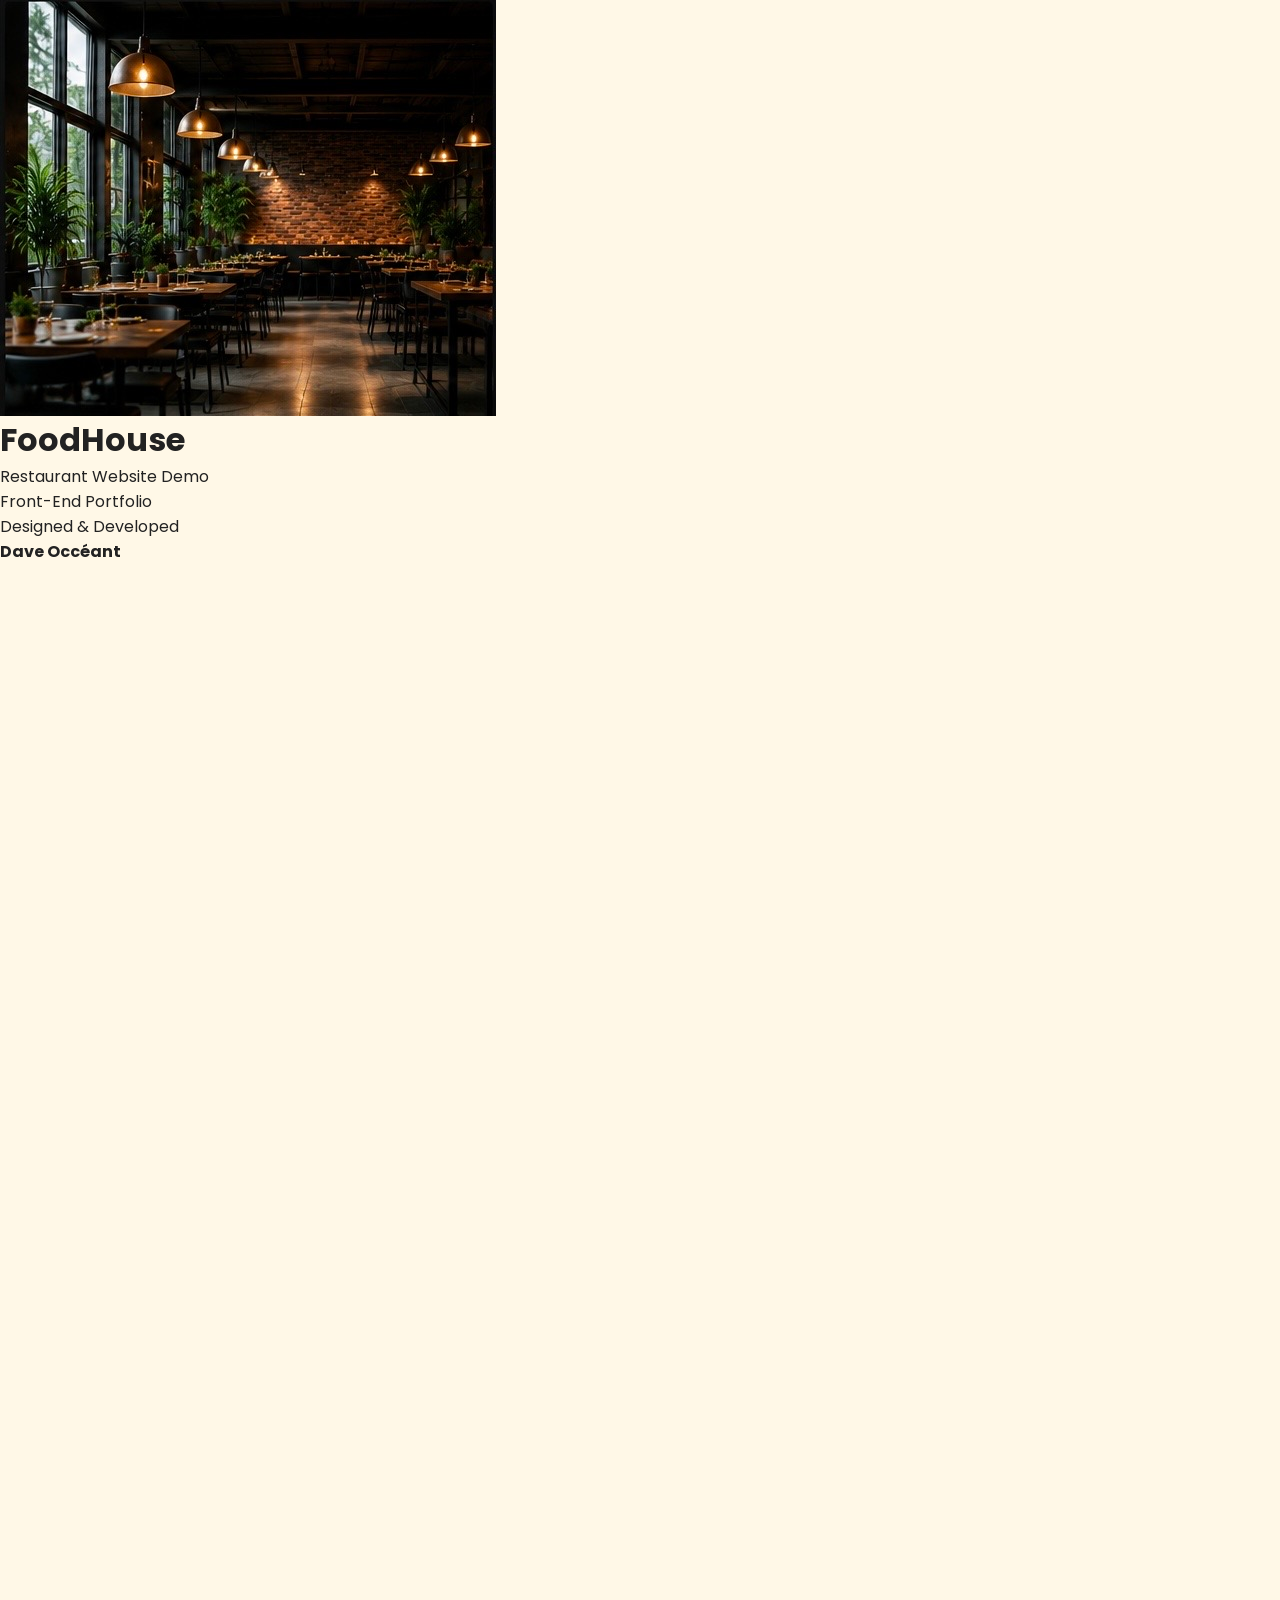
<file: restaurant/index.html>
<!DOCTYPE html>
<html lang="en">

<head>

<meta charset="UTF-8">

<meta name="viewport" content="width=device-width, initial-scale=1.0">

<title>FoodHouse | Restaurant UI Portfolio Project</title>

<meta name="description" content="FoodHouse is a fictional restaurant website created to showcase Front-End Development skills using HTML5, CSS3 and JavaScript.">

<meta name="keywords" content="Front-End Developer, HTML5, CSS3, JavaScript, Portfolio, Restaurant UI, Responsive Website, Dave Occéant">

<meta name="author" content="Dave Occéant">

<meta property="og:title" content="FoodHouse | Front-End Portfolio Project">

<meta property="og:description" content="A fictional restaurant website created to demonstrate responsive Front-End Development skills.">

<meta property="og:image" content="images/hero.png">

<meta property="og:type" content="website">

<link rel="icon" type="image/png" href="images/logo.png">
  
<link rel="stylesheet" href="style.css">

<link rel="preconnect" href="https://fonts.googleapis.com">

<link rel="preconnect" href="https://fonts.gstatic.com" crossorigin>

<link href="https://fonts.googleapis.com/css2?family=Poppins:wght@300;400;500;600;700;800&display=swap" rel="stylesheet">
  
<link rel="stylesheet"
href="https://cdnjs.cloudflare.com/ajax/libs/font-awesome/6.5.0/css/all.min.css">
  
<script>
if ("scrollRestoration" in history) {
history.scrollRestoration = "manual";
}
</script>
  
</head>

<body>

<!-- ========================= -->
<!-- LOADER -->
<!-- ========================= -->
<div id="loader">

    <div class="loader-content">

        <div class="loader-logo">
            <img src="images/logo.png" alt="FoodHouse Logo">
        </div>

        <h1 class="loader-title">
            FoodHouse
        </h1>

        <p class="loader-subtitle">
            Restaurant Website Demo
        </p>

        <span class="loader-small">
            Front-End Portfolio
        </span>

        <div class="loader-line">
            <span></span>
        </div>

        <p class="loader-credit">

            Designed & Developed

            <br>

            <strong>Dave Occéant</strong>

        </p>

    </div>

</div>
  
  <!-- ===== NAVBAR ===== -->
  <header>

    <nav class="navbar">

        <div class="logo">
            <a href="#">
                <img src="images/logo.png" alt="FoodHouse Logo" loading="lazy">
            </a>
        </div>

        <ul>
            <li><a href="#home">Home</a></li>
            <li><a href="#menu">Menu</a></li>
            <li><a href="#about">About</a></li>
            <li><a href="#contact">Contact</a></li>
        </ul>

        <div class="menu-toggle"
     aria-label="Open Menu"
     role="button"
     tabindex="0">
            <i class="fa-solid fa-bars"></i>
        </div>

        <a href="#menu" class="order-btn">
            Order Now
        </a>

    </nav>

    </header>

<main>

<!-- ===== HERO ===== -->
<section id="home" class="hero">

<div class="hero-text">

<div class="hero-badge">
⭐ Trusted by 5,000+ Happy Customers
</div>
  
<h4>

Welcome To FoodHouse

</h4>

<h1>

Delicious Food<br>
Delivered Fresh<br>
Every Day

</h1>

<p>

Experience premium meals prepared by professional chefs.
Fresh ingredients, fast delivery and unforgettable taste.

</p>

<div class="hero-buttons">

<a href="#menu" class="btn-primary">
Order Now
</a>

<a href="#about" class="btn-secondary">
Learn More
</a>

  <p class="demo-text">

This fictional restaurant website was designed and developed to demonstrate my HTML5, CSS3 and JavaScript skills.

</p>
  
</div>

</div>

<div class="hero-image">
  
<img src="images/hero.png" alt="FoodHouse Demo Restaurant" loading="lazy">
  
</div>
  
</section>
  
  <!-- ===== MENU ===== -->

<section class="menu" id="menu">

<h2>Popular Menu</h2>

<p class="menu-subtitle">

Our most loved dishes prepared with fresh ingredients.

</p>

<div class="menu-container">

<div class="food-card">

<div class="food-icon">🍔</div>

<h3>Classic Burger</h3>

<p>

Fresh beef, cheese, lettuce and our special sauce.

</p>

<span>$12</span>

<button class="card-btn">
Order Now
</button>

</div>

<div class="food-card">

<div class="food-icon">🍕</div>

<h3>Italian Pizza</h3>

<p>

Wood-fired pizza with mozzarella and tomato sauce.

</p>

<span>$16</span>

<button class="card-btn">
Order Now
</button>

</div>

<div class="food-card">

<div class="food-icon">🥩</div>

<h3>Premium Steak</h3>

<p>

Grilled steak served with fresh vegetables.

</p>

<span>$22</span>

  <button class="card-btn">
Order Now
</button>

</div>

</div>

</section>

<!-- ===== ABOUT ===== -->

<section class="about" id="about">

<div class="about-image">

<img src="images/chef.png" alt="Restaurant Demo Chef" loading="lazy">

</div>

<div class="about-text">

<h4>

About FoodHouse

</h4>

<h2>

We Cook With Passion & Quality

</h2>

<p>

At FoodHouse, every meal is prepared with fresh ingredients and passion.
Our professional chefs create delicious recipes that bring unforgettable moments to every customer.

</p>

<div class="about-info">

<div class="info-box">

<h3>10+</h3>

<p>Years Experience</p>

</div>

<div class="info-box">

<h3>5000+</h3>

<p>Happy Customers</p>

</div>

<div class="info-box">

<h3>50+</h3>

<p>Special Dishes</p>

</div>

</div>

<a href="#contact" class="btn-primary">

Contact Us

</a>

</div>

</section>


  <!-- ===== FEATURES ===== -->

<section class="features">

<h4>Why Choose Us</h4>

<h2>We Serve More Than Just Food</h2>

<p class="features-subtitle">

We offer quality, freshness and an unforgettable dining experience.

</p>

<div class="features-container">

<div class="feature-box">

<i class="fa-solid fa-bowl-food"></i>

<h3>Fresh Ingredients</h3>

<p>Every meal is prepared using fresh and high-quality ingredients.</p>

</div>

<div class="feature-box">

<i class="fa-solid fa-truck-fast"></i>

<h3>Fast Delivery</h3>

<p>Hot and delicious meals delivered quickly to your door.</p>

</div>

<div class="feature-box">

<i class="fa-solid fa-utensils"></i>

<h3>Expert Chefs</h3>

<p>Our experienced chefs prepare every meal with passion.</p>

</div>

</div>

</section>

<!-- =========================================
     PROJECT STATS
========================================= -->

<section class="stats">

<div class="stat-box">

<h2>100%</h2>

<p>Responsive Design</p>

</div>

<div class="stat-box">

<h2>HTML5</h2>

<p>Semantic Structure</p>

</div>

<div class="stat-box">

<h2>CSS3</h2>

<p>Modern Styling</p>

</div>

<div class="stat-box">

<h2>JavaScript</h2>

<p>Interactive Experience</p>

</div>

</section>
  
<!-- =========================================
     TESTIMONIALS
========================================= -->

<section class="reviews">

<h4>

Project Showcase

</h4>

<h2>

Designed To Demonstrate Front-End Skills

</h2>

<p class="reviews-subtitle">

The following cards illustrate the visual style of a testimonial section while keeping this portfolio project honest and transparent.

</p>

<div class="reviews-container">

<div class="review-card">

<div class="stars">⭐⭐⭐⭐⭐</div>

<p>

"This project demonstrates responsive layouts, modern typography and clean visual hierarchy."

</p>

<h3>

— UI Design Example

</h3>

</div>

<div class="review-card">

<div class="stars">⭐⭐⭐⭐⭐</div>

<p>

"Built with semantic HTML5, organized CSS3 and JavaScript to showcase modern Front-End practices."

</p>

<h3>

— Front-End Demo

</h3>

</div>

<div class="review-card">

<div class="stars">⭐⭐⭐⭐⭐</div>

<p>

"Created as a fictional restaurant website to highlight responsive design and user experience."

</p>

<h3>

— Portfolio Project

</h3>

</div>

</div>

</section>

  <!-- =========================================
     TECHNOLOGIES
========================================= -->

<section class="chefs">

<h4>

Technologies

</h4>

<h2>

Built With Modern Web Technologies

</h2>

<p class="chef-subtitle">

This project was developed using modern front-end technologies to create a responsive, clean and professional user experience.

</p>

<div class="chef-container">

<div class="chef-card">

<img src="images/html5.png"
alt="HTML5">

<h3>HTML5</h3>

<span>Semantic Structure</span>

</div>

<div class="chef-card">

<img src="images/css3.png"
alt="CSS3">

<h3>CSS3</h3>

<span>Responsive Styling</span>

</div>

<div class="chef-card">

<img src="images/javascript.png"
alt="JavaScript">

<h3>JavaScript</h3>

<span>Interactive Features</span>

</div>

</div>

</section>
  
<!-- =========================================
     CONTACT
========================================= -->

<section class="contact" id="contact">

<h4>

Get In Touch

</h4>

<h2>

Let's Build Something Great Together

</h2>

<p class="contact-subtitle">

Thank you for visiting my portfolio. If you're looking for a Front-End Developer or would like to discuss a project, feel free to contact me using any of the options below.

</p>

<div class="contact-container">

<div class="contact-card">

<i class="fa-solid fa-user"></i>

<h3>Developer</h3>

<p>Dave Occéant</p>

</div>

<div class="contact-card">

<i class="fa-solid fa-code"></i>

<h3>Profession</h3>

<p>Front-End Developer</p>

</div>

<div class="contact-card">

<i class="fa-solid fa-location-dot"></i>

<h3>Location</h3>

<p>Dominican Republic</p>

</div>

<div class="contact-card">

<i class="fa-solid fa-envelope"></i>

<h3>Email</h3>

<p>davecode03@gmail.com</p>

</div>

<div class="contact-card">

<i class="fa-brands fa-whatsapp"></i>

<h3>WhatsApp</h3>

<p>+1 (829) 312-6046</p>

</div>

<div class="contact-card">

<i class="fa-brands fa-github"></i>

<h3>GitHub</h3>

<p>Coming Soon</p>

</div>

</div>

<div class="hero-buttons">

<a
href="mailto:davecode03@gmail.com"
class="btn-primary">

Send Email

</a>

<a
href="https://wa.me/18293126046"
target="_blank"
class="btn-secondary">

WhatsApp Me

</a>

</div>

</section>

<!-- =========================================
     NEWSLETTER
========================================= -->

<section class="newsletter">

<h2>

Stay Connected

</h2>

<p>

Interested in my future projects and web designs?
Follow my journey as I continue improving my Front-End Development skills.

</p>

<form class="newsletter-form">

<input
type="email"
placeholder="Your email address"
disabled>

<button
type="button">

Portfolio Demo

</button>

</form>

<p class="demo-text">

This form is for demonstration purposes only.

</p>

</section>

<!-- =========================================
     CALL TO ACTION
========================================= -->

<section class="cta">

<h2>

Interested In Working Together?

</h2>

<p>

Thank you for taking the time to explore this portfolio project.

I'm continuously improving my Front-End Development skills and I'm always excited to work on new opportunities and creative web projects.

</p>

<div class="hero-buttons">

<a
href="mailto:davecode03@gmail.com"
class="btn-primary">

Hire Me

</a>

<a
href="https://wa.me/18293126046"
target="_blank"
class="btn-secondary">

Let's Talk

</a>

</div>

</section>

<!-- =========================================
     FOOTER
========================================= -->
</main>
  
<footer class="footer">

<div class="footer-container">

<!-- ABOUT -->

<div class="footer-box">

<h2>Dave Occéant</h2>

<p>

Front-End Developer passionate about building responsive, modern and user-friendly websites using HTML5, CSS3 and JavaScript.

</p>

</div>

<!-- QUICK LINKS -->

<div class="footer-box">

<h3>Quick Links</h3>

<a href="#home">Home</a>
<a href="#about">About</a>
<a href="#contact">Contact</a>

</div>

<!-- CONTACT -->

<div class="footer-box">

<h3>Contact</h3>

<p>

<i class="fa-solid fa-location-dot"></i>
Dominican Republic

</p>

<p>

<i class="fa-solid fa-envelope"></i>
davecode03@gmail.com

</p>

<p>

<i class="fa-brands fa-whatsapp"></i>
+1 (829) 312-6046

</p>

</div>

<!-- SOCIAL -->

<div class="footer-box">

<h3>Follow Me</h3>

<div class="social-icons">

    <a href="https://m.facebook.com/profile.php?id=61590760846646"
       target="_blank"
       rel="noopener noreferrer"
       aria-label="Facebook">

        <i class="fab fa-facebook-f"></i>

    </a>

    <a href="https://www.instagram.com/dave.frontend?igsh=cWZranhiODlvMWow&utm_source=qr"
       target="_blank"
       rel="noopener noreferrer"
       aria-label="Instagram">

        <i class="fab fa-instagram"></i>

    </a>

    <a href="https://www.tiktok.com/@davefront_end03"
       target="_blank"
       rel="noopener noreferrer"
       aria-label="TikTok">

        <i class="fab fa-tiktok"></i>

    </a>

    <a href="https://github.com/dave-code03"
       target="_blank"
       rel="noopener noreferrer"
       aria-label="GitHub">

        <i class="fab fa-github"></i>

    </a>

    <a href="https://www.linkedin.com/in/dave-occeant-40a382420"
       target="_blank"
       rel="noopener noreferrer"
       aria-label="LinkedIn">

        <i class="fab fa-linkedin-in"></i>

    </a>

</div>

</div>
  
<p class="demo-text">

FoodHouse is a fictional restaurant website created exclusively for portfolio demonstration purposes.

</p>

<p class="demo-text">
...
</p>

<p class="copyright">
...
</p>
  
<p class="copyright">

© 2026 Dave Occéant • Front-End Developer
<br>

Built with ❤️ using HTML5, CSS3 & JavaScript

</p>
  
</footer>
  
<a href="#" id="backToTop" class="backtotop">
    <i class="fa-solid fa-arrow-up"></i>
</a>

<script src="script.js"></script>

</body>
</html>
</file>
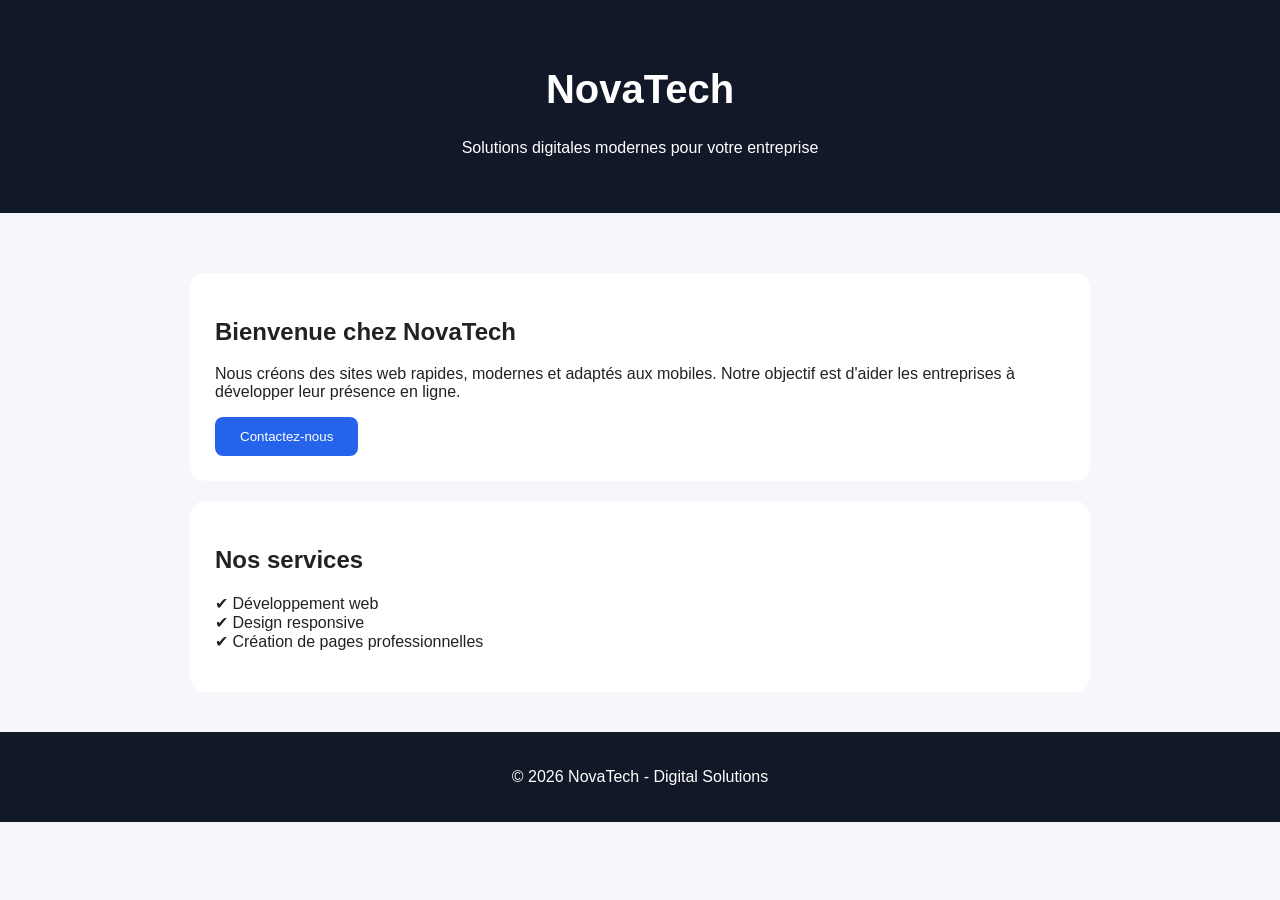
<file: novatech/novatech/index.html>
<!DOCTYPE html>
<html lang="en">
<head>
  <meta charset="UTF-8">
  <meta name="viewport" content="width=device-width, initial-scale=1.0">
  <title>NovaTech - Digital Solutions</title>
  <style>
    body {
      margin: 0;
      font-family: Arial, sans-serif;
      background: #f5f7fb;
      color: #222;
    }

    header {
      background: #111827;
      color: white;
      padding: 40px 20px;
      text-align: center;
    }

    header h1 {
      font-size: 40px;
    }

    section {
      padding: 40px 20px;
      max-width: 900px;
      margin: auto;
    }

    .card {
      background: white;
      padding: 25px;
      border-radius: 15px;
      margin-top: 20px;
    }

    button {
      background: #2563eb;
      color: white;
      border: none;
      padding: 12px 25px;
      border-radius: 8px;
      cursor: pointer;
    }

    footer {
      text-align: center;
      padding: 20px;
      background: #111827;
      color: white;
    }
  </style>
</head>

<body>

<header>
  <h1>NovaTech</h1>
  <p>Solutions digitales modernes pour votre entreprise</p>
</header>

<section>

<div class="card">
<h2>Bienvenue chez NovaTech</h2>
<p>
Nous créons des sites web rapides, modernes et adaptés aux mobiles.
Notre objectif est d'aider les entreprises à développer leur présence en ligne.
</p>

<button>Contactez-nous</button>
</div>


<div class="card">
<h2>Nos services</h2>
<p>
✔ Développement web<br>
✔ Design responsive<br>
✔ Création de pages professionnelles
</p>
</div>

</section>


<footer>
<p>© 2026 NovaTech - Digital Solutions</p>
</footer>

</body>
</html>
</file>
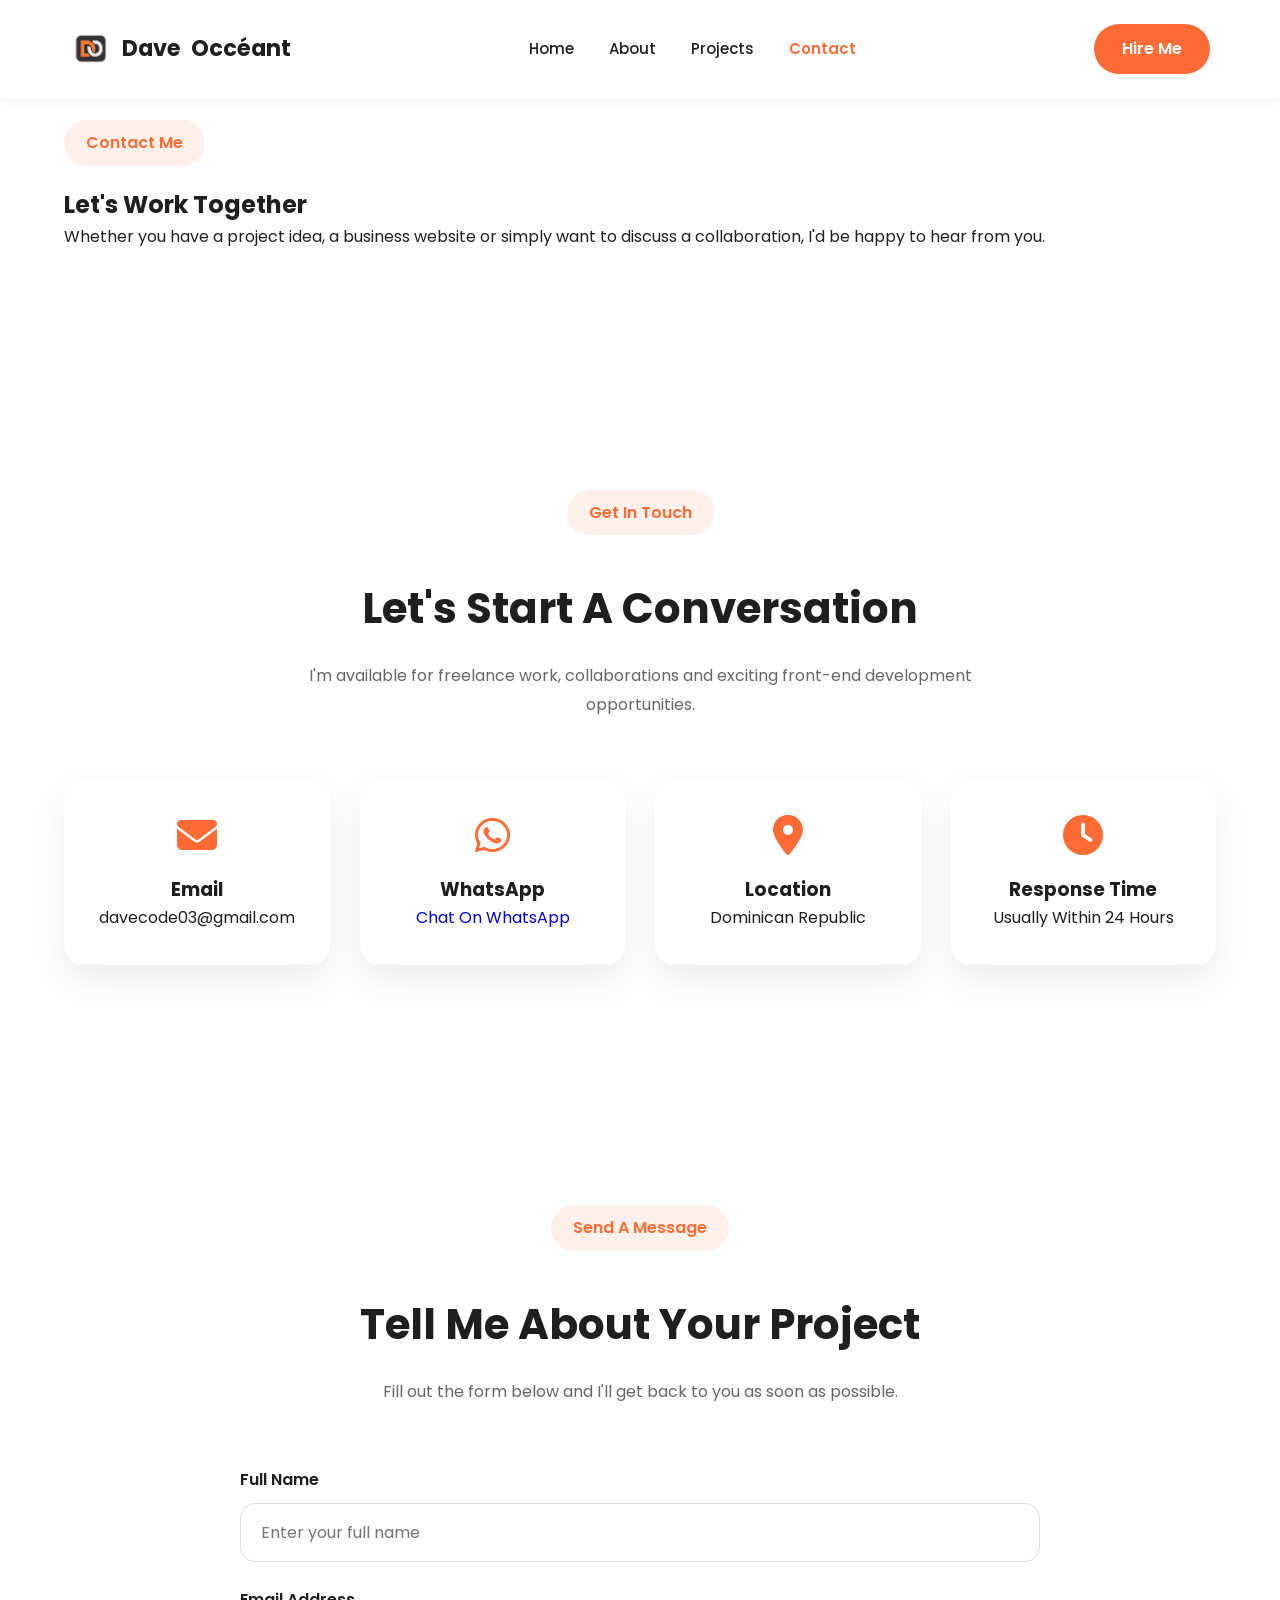
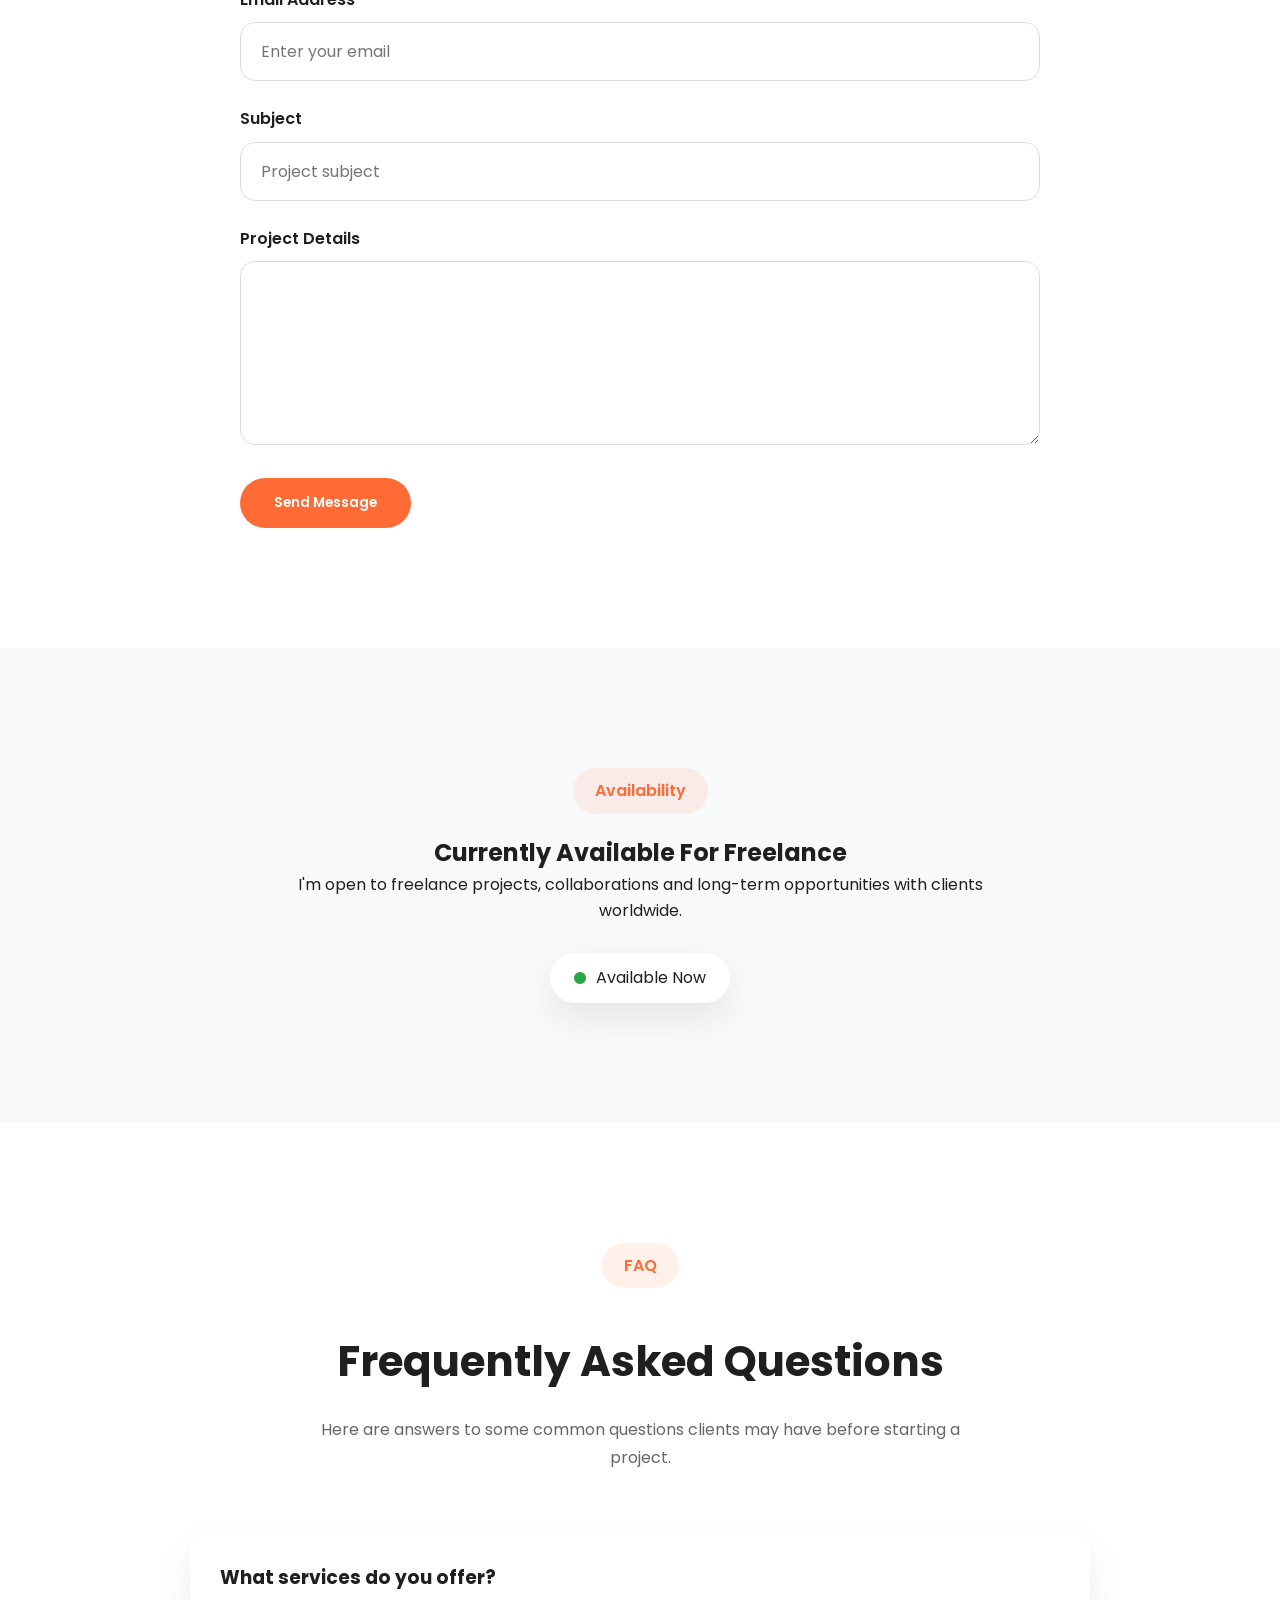
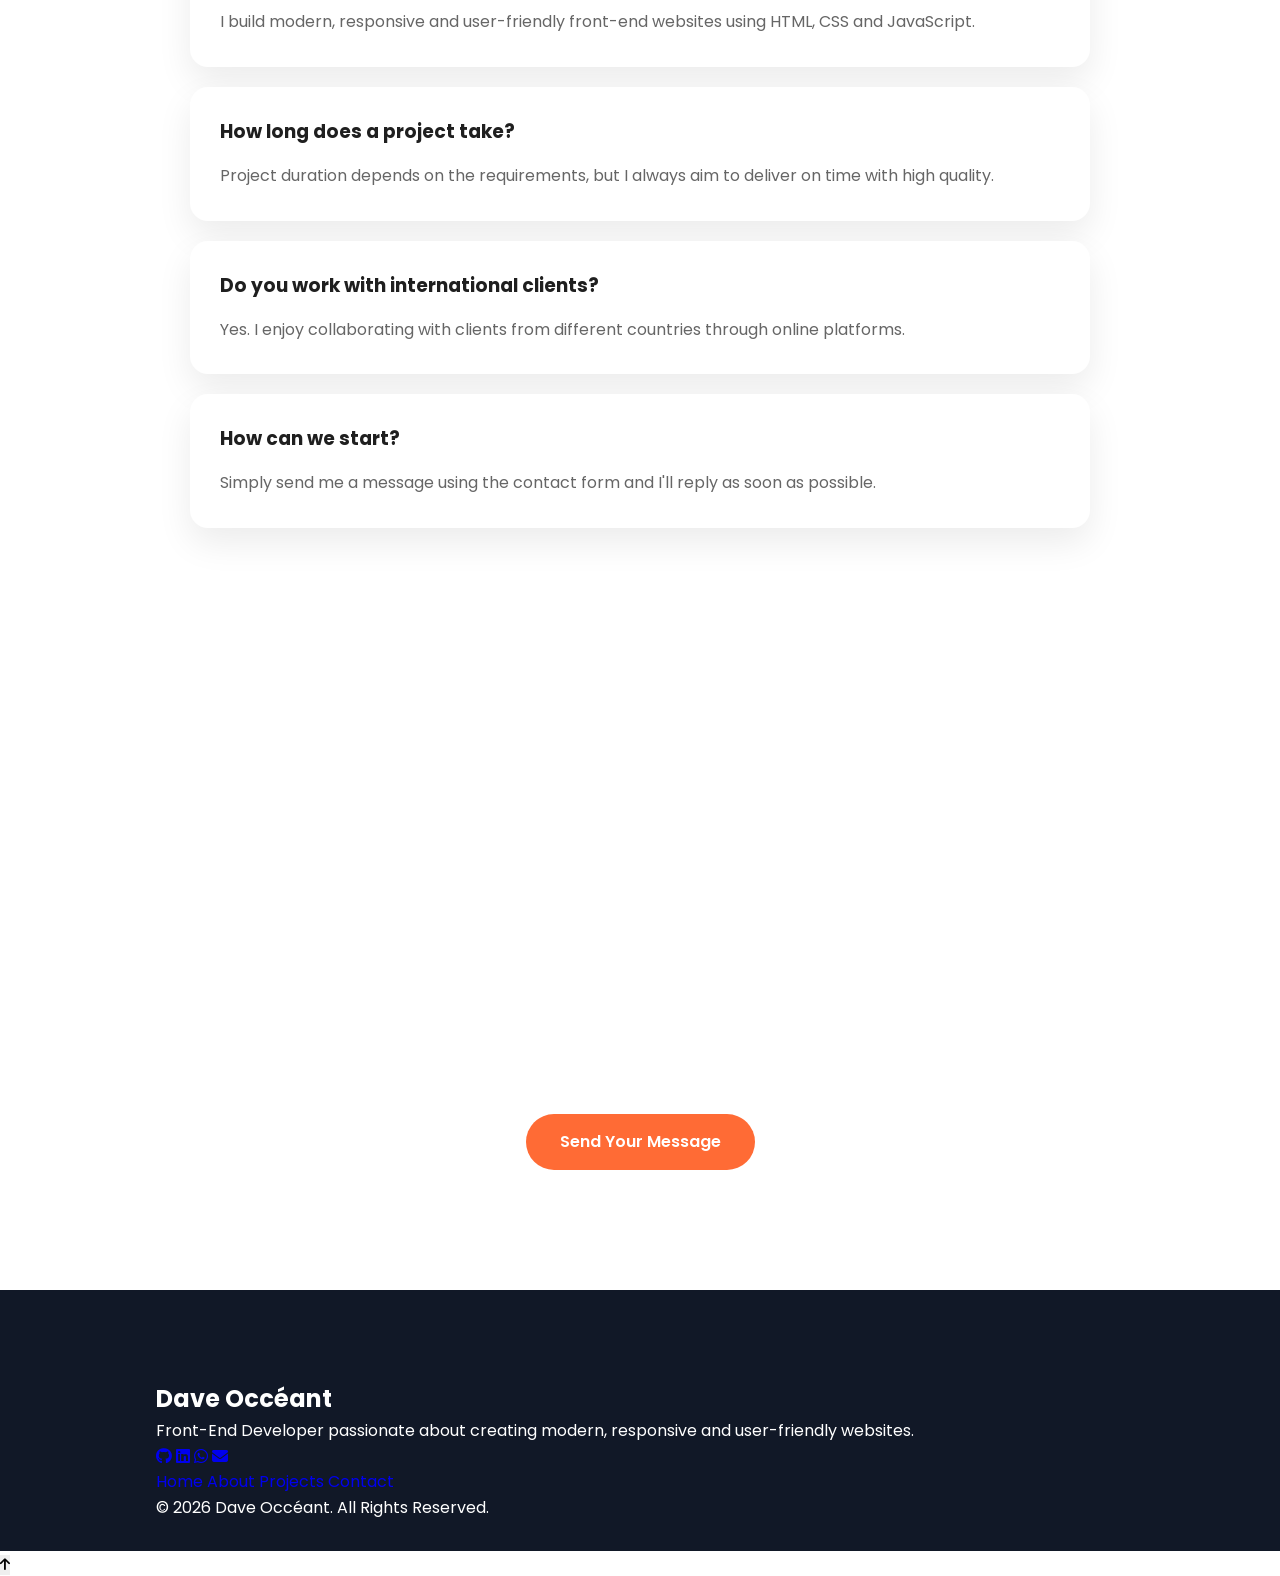
<file: contact.html>
<!DOCTYPE html>
<html lang="en">

<head>

    <meta charset="UTF-8">

    <meta
        name="viewport"
        content="width=device-width, initial-scale=1.0">

    <title>

        Contact | Dave Occéant

    </title>

    <meta
        name="description"
        content="Get in touch with Dave Occéant for modern front-end web development projects.">

    <link
        rel="icon"
        type="image/png"
        href="images/favicon.png">

    <link
        rel="preconnect"
        href="https://fonts.googleapis.com">

    <link
        rel="preconnect"
        href="https://fonts.gstatic.com"
        crossorigin>

    <link
        href="https://fonts.googleapis.com/css2?family=Poppins:wght@300;400;500;600;700;800&display=swap"
        rel="stylesheet">

    <link
        rel="stylesheet"
        href="https://cdnjs.cloudflare.com/ajax/libs/font-awesome/6.7.2/css/all.min.css">

    <link
        rel="stylesheet"
        href="css/style.css">

    <link
        rel="stylesheet"
        href="css/responsive.css">

    <link
        rel="stylesheet"
        href="css/animations.css">

</head>

<body>

  <!-- ==========================================
     HEADER
========================================== -->
<header>

    <nav class="navbar">

        <!-- Logo -->

        <a href="index.html" class="logo">

            <img
                src="images/logo.png"
                alt="Dave Occeant Logo"
                loading="lazy">

                    Dave
            <span>Occéant</span>
        </a>

        <!-- Navigation -->

        <nav class="navbar">

            <ul class="nav-links">

                <li>

                    <a href="index.html">

                        Home

                    </a>

                </li>

                <li>

                    <a href="about.html">

                        About

                    </a>

                </li>

                <li>

                    <a href="projects.html">

                        Projects

                    </a>

                </li>

                <li>

                    <a
                        href="contact.html"
                        class="active">

                        Contact

                    </a>

                </li>

            </ul>

        </nav>

        <a
            href="contact.html"
            class="nav-btn">

            Hire Me

        </a>

        <div class="menu-toggle">

    <i class="fa-solid fa-bars"></i>

</div>

  </nav>

</header>
  <!-- ==========================================
     CONTACT HERO
========================================== -->

<section class="contact-hero">

    <div class="container">

        <div class="contact-hero-content">

            <span class="section-tag">

                Contact Me

            </span>

            <h1>

                Let's Work Together

            </h1>

            <p>

                Whether you have a project idea,
                a business website or simply want
                to discuss a collaboration,
                I'd be happy to hear from you.

            </p>

        </div>

    </div>

</section>

<!-- ==========================================
     CONTACT INFORMATION
========================================== -->

<section class="contact-info">

    <div class="container">

        <div class="section-heading">

            <span class="section-tag">

                Get In Touch

            </span>

            <h2>

                Let's Start A Conversation

            </h2>

            <p>

                I'm available for freelance work,
                collaborations and exciting front-end
                development opportunities.

            </p>

        </div>

        <div class="contact-grid">

            <!-- Email -->

            <div class="contact-card">

                <i class="fa-solid fa-envelope"></i>

                <h3>

                    Email

                </h3>

                <p>

                    davecode03@gmail.com

                </p>

            </div>

            <!-- WhatsApp -->

            <div class="contact-card">

                <i class="fa-brands fa-whatsapp"></i>

                <h3>

                    WhatsApp

                </h3>

                <a
href="https://wa.me/18293126046"
target="_blank">

Chat On WhatsApp

</a>

            </div>

            <!-- Location -->

            <div class="contact-card">

                <i class="fa-solid fa-location-dot"></i>

                <h3>

                    Location

                </h3>

                <p>

                    Dominican Republic

                </p>

            </div>

            <!-- Response Time -->

            <div class="contact-card">

                <i class="fa-solid fa-clock"></i>

                <h3>

                    Response Time

                </h3>

                <p>

                    Usually Within 24 Hours

                </p>

            </div>

        </div>

    </div>

</section>

  <!-- ==========================================
     CONTACT FORM
========================================== -->

<section class="contact-form">

    <div class="container">

        <div class="section-heading">

            <span class="section-tag">

                Send A Message

            </span>

            <h2>

                Tell Me About Your Project

            </h2>

            <p>

                Fill out the form below and I'll get back
                to you as soon as possible.

            </p>

        </div>

        <form class="form">

            <div class="form-group">

                <label for="name" autocomplete="name">

                    Full Name

                </label>

                <input
                    type="text"
                    id="name"
                    placeholder="Enter your full name"
                    required>

            </div>

            <div class="form-group">

                <label for="email" autocomplete="email">

                    Email Address

                </label>

                <input
                    type="email"
                    id="email"
                    placeholder="Enter your email"
                    required>

            </div>

            <div class="form-group">

                <label for="subject">

                    Subject

                </label>

                <input
                    type="text"
                    id="subject"
                    placeholder="Project subject"
                    required>

            </div>

            <div class="form-group">

                <label for="message">

                    Project Details

                </label>

                <textarea
                    id="message"
                    rows="6"
                    placeholder="Tell me about your project..."
                    required>

                </textarea>

            </div>

            <button
                type="submit"
                class="btn btn-primary">

                Send Message

            </button>

        </form>

    </div>

</section>

    <!-- ==========================================
     AVAILABILITY
========================================== -->

<section class="availability">

    <div class="container">

        <div class="availability-content">

            <span class="section-tag">

                Availability

            </span>

            <h2>

                Currently Available For Freelance

            </h2>

            <p>

                I'm open to freelance projects,
                collaborations and long-term
                opportunities with clients
                worldwide.

            </p>

            <div class="availability-status">

                <i class="fa-solid fa-circle"></i>

                <span>

                    Available Now

                </span>

            </div>

        </div>

    </div>

</section>

    <!-- ==========================================
     FAQ
========================================== -->

<section class="faq">

    <div class="container">

        <div class="section-heading">

            <span class="section-tag">

                FAQ

            </span>

            <h2>

                Frequently Asked Questions

            </h2>

            <p>

                Here are answers to some common questions
                clients may have before starting a project.

            </p>

        </div>

        <div class="faq-container">

            <div class="faq-item">

                <h3>

                    What services do you offer?

                </h3>

                <p>

                    I build modern, responsive and
                    user-friendly front-end websites
                    using HTML, CSS and JavaScript.

                </p>

            </div>

            <div class="faq-item">

                <h3>

                    How long does a project take?

                </h3>

                <p>

                    Project duration depends on the
                    requirements, but I always aim to
                    deliver on time with high quality.

                </p>

            </div>

            <div class="faq-item">

                <h3>

                    Do you work with international clients?

                </h3>

                <p>

                    Yes. I enjoy collaborating with
                    clients from different countries
                    through online platforms.

                </p>

            </div>

            <div class="faq-item">

                <h3>

                    How can we start?

                </h3>

                <p>

                    Simply send me a message using the
                    contact form and I'll reply as soon
                    as possible.

                </p>

            </div>

        </div>

    </div>

</section>

    <!-- ==========================================
     CALL TO ACTION
========================================== -->

<section class="contact-cta">

    <div class="container">

        <div class="cta-content">

            <span class="section-tag">

                Ready To Work Together?

            </span>

            <h2>

                Let's Turn Your Idea Into Reality

            </h2>

            <p>

                Every successful project starts with
                a simple conversation.

                I'd love to hear your ideas and help
                bring them to life.

            </p>

            <a
                href="#name"
                class="btn btn-primary">

                Send Your Message

            </a>

        </div>

    </div>

</section>

    <!-- ==========================================
     FOOTER
========================================== -->

<footer class="footer">

    <div class="container">

        <div class="footer-content">

            <h2>

                Dave
                <span>Occéant</span>

            </h2>

            <p>

                Front-End Developer passionate about
                creating modern, responsive and
                user-friendly websites.

            </p>

            <div class="footer-social">

                <a href="#">
                    <i class="fa-brands fa-github"></i>
                </a>

                <a href="#">
                    <i class="fa-brands fa-linkedin"></i>
                </a>

                <a href="#">
                    <i class="fa-brands fa-whatsapp"></i>
                </a>

                <a href="#">
                    <i class="fa-solid fa-envelope"></i>
                </a>

            </div>

            <div class="footer-links">

                <a href="index.html">

                    Home

                </a>

                <a href="about.html">

                    About

                </a>

                <a href="projects.html">

                    Projects

                </a>

                <a href="contact.html">

                    Contact

                </a>

            </div>

            <p class="copyright">

                © 2026 Dave Occéant.
                All Rights Reserved.

            </p>

        </div>

    </div>

</footer>

    <button
id="backToTop"
class="back-to-top"
aria-label="Back To Top">

    <i class="fa-solid fa-arrow-up"></i>

</button>

   <!-- JAVASCRIPT -->

<script src="js/navbar.js"></script>

<script src="js/main.js"></script> 

</body>

</html>
</file>
<file: restaurant/style.css>
/* =========================================
   ROOT VARIABLES
========================================= */

:root{

    --primary:#ff6b35;
    --secondary:#e85b25;

    --white:#ffffff;
    --light:#FFF8E7;

    --dark:#222222;
    --gray:#666666;

    --shadow:0 15px 35px rgba(0,0,0,.08);

    --transition:.35s ease;

}


/* =========================================
   RESET
========================================= */

*,
*::before,
*::after{

    margin:0;
    padding:0;
    box-sizing:border-box;

}

html{

    scroll-behavior:smooth;

}

body{

    font-family:"Poppins",sans-serif;

    background:var(--light);

    color:var(--dark);

    overflow-x:hidden;

    min-height:100vh;

    transition:
        background .5s ease,
        color .5s ease;

}

img{

    display:block;

    max-width:100%;

    height:auto;

}

a{

    text-decoration:none;

    color:inherit;

}

button,
input{

    font:inherit;

}

button{

    border:none;

    outline:none;

    cursor:pointer;

}

ul{

    list-style:none;

}


/* =========================================
   PAGE FADE
========================================= */

header,
main,
footer{

    opacity:0;

    transition:opacity .8s ease;

}

body.loaded header,
body.loaded main,
body.loaded footer{

    opacity:1;

}
/* =========================================
   HEADER & NAVBAR
========================================= */

header{

    position:fixed;
    top:0;
    left:0;

    width:100%;

    z-index:1000;

}

.navbar{

    display:flex;
    justify-content:space-between;
    align-items:center;

    padding:18px 8%;

    background:rgba(255,248,231,.96);

    backdrop-filter:blur(12px);

    box-shadow:0 6px 20px rgba(0,0,0,.08);

    transition:.4s ease;

}

.navbar.hide{

    transform:translateY(-110%);

}

.logo img{

    width:145px;

    transition:.3s ease;

}

.logo img:hover{

    transform:scale(1.05);

}

nav ul{

    display:flex;

    gap:35px;

    align-items:center;

}

nav ul li a{

    position:relative;

    font-size:16px;

    font-weight:600;

    color:var(--dark);

    transition:.3s;

}

nav ul li a:hover{

    color:var(--primary);

}

nav ul li a::after{

    content:"";

    position:absolute;

    left:0;

    bottom:-6px;

    width:0;

    height:3px;

    background:var(--primary);

    border-radius:30px;

    transition:.3s;

}

nav ul li a:hover::after,
nav ul li a.active::after{

    width:100%;

}

nav ul li a.active{

    color:var(--primary);

}

.order-btn{

    padding:14px 30px;

    border-radius:50px;

    background:var(--primary);

    color:#fff;

    font-weight:600;

    transition:.3s;

}

.order-btn:hover{

    background:var(--secondary);

    transform:translateY(-3px);

}

.menu-toggle{

    display:none;

    font-size:30px;

    cursor:pointer;

}
/* =========================================
   HERO
========================================= */

.hero{

    min-height:100vh;

    display:grid;
    grid-template-columns:1fr 1fr;

    align-items:center;

    gap:70px;

    padding:120px 8% 80px;

    background:linear-gradient(
        135deg,
        #FFF8E7 0%,
        #FFF2E2 100%
    );

}

.hero-text{

    opacity:0;

    transform:translateY(60px);

    transition:1s ease;

}

.hero-image{

    display:flex;

    justify-content:center;

    opacity:0;

    transform:scale(.9);

    transition:1.2s ease;

}

body.loaded .hero-text{

    opacity:1;

    transform:translateY(0);

}

body.loaded .hero-image{

    opacity:1;

    transform:scale(1);

}

.hero-image img{

    width:100%;

    max-width:560px;

    filter:drop-shadow(0 20px 35px rgba(0,0,0,.15));

    transition:.35s;

}

.hero-image img:hover{

    transform:scale(1.05);

}

.hero-buttons{

    display:flex;

    gap:20px;

    flex-wrap:wrap;

    margin-top:35px;

}
/* =========================================
   MENU
========================================= */

.menu{

    padding:110px 8%;
    background:#ffffff;
    text-align:center;

}

.menu h2{

    font-size:52px;
    color:var(--dark);
    margin-bottom:15px;

}

.menu-subtitle{

    max-width:650px;
    margin:0 auto 70px;
    color:var(--gray);
    font-size:18px;
    line-height:1.8;

}

.menu-container{

    display:grid;
    grid-template-columns:repeat(auto-fit,minmax(300px,1fr));
    gap:35px;

}

.food-card{

    background:#ffffff;
    padding:40px 30px;
    border-radius:25px;
    text-align:center;
    box-shadow:var(--shadow);
    transition:var(--transition);

}

.food-card:hover{

    transform:translateY(-12px);
    box-shadow:0 25px 55px rgba(255,107,53,.18);

}

.food-icon{

    font-size:75px;
    margin-bottom:25px;

}

.food-card h3{

    font-size:28px;
    color:var(--dark);
    margin-bottom:15px;

}

.food-card p{

    color:var(--gray);
    line-height:1.8;
    margin-bottom:25px;

}

.food-card span{

    display:block;
    font-size:30px;
    font-weight:700;
    color:var(--primary);
    margin-bottom:25px;

}

.card-btn{

    padding:14px 34px;
    background:var(--primary);
    color:#ffffff;
    border-radius:50px;
    transition:var(--transition);

}

.card-btn:hover{

    background:var(--secondary);

}
/* =========================================
   ABOUT
========================================= */

.about{

    display:grid;
    grid-template-columns:1fr 1fr;

    align-items:center;

    gap:70px;

    padding:110px 8%;

    background:#ffffff;

}

.about-image{

    display:flex;
    justify-content:center;
    align-items:center;

}

.about-image img{

    width:100%;
    max-width:520px;

    border-radius:25px;

    box-shadow:var(--shadow);

    transition:var(--transition);

}

.about-image img:hover{

    transform:scale(1.03);

}

.about-text h4{

    color:var(--primary);

    font-size:20px;

    margin-bottom:15px;

}

.about-text h2{

    font-size:52px;

    line-height:1.2;

    color:var(--dark);

    margin-bottom:25px;

}

.about-text p{

    color:var(--gray);

    font-size:18px;

    line-height:1.9;

    margin-bottom:35px;

}

.about-info{

    display:grid;

    grid-template-columns:repeat(3,1fr);

    gap:20px;

    margin-bottom:40px;

}

.info-box{

    background:var(--light);

    padding:25px;

    border-radius:18px;

    text-align:center;

    box-shadow:var(--shadow);

    transition:var(--transition);

}

.info-box:hover{

    transform:translateY(-8px);

}

.info-box h3{

    color:var(--primary);

    font-size:34px;

    margin-bottom:10px;

}

.info-box p{

    margin:0;

    font-size:15px;

    color:var(--gray);

}
/* =========================================
   FEATURES
========================================= */

.features{

    padding:110px 8%;
    background:var(--light);
    text-align:center;

}

.features h4{

    color:var(--primary);
    font-size:20px;
    margin-bottom:15px;

}

.features h2{

    font-size:52px;
    color:var(--dark);
    margin-bottom:20px;

}

.features-subtitle{

    max-width:700px;
    margin:0 auto 70px;
    color:var(--gray);
    font-size:18px;
    line-height:1.8;

}

.features-container{

    display:grid;
    grid-template-columns:repeat(auto-fit,minmax(280px,1fr));
    gap:35px;

}

.feature-box{

    background:#fff;
    padding:45px 35px;
    border-radius:25px;
    box-shadow:var(--shadow);
    transition:var(--transition);

}

.feature-box:hover{

    transform:translateY(-10px);

}

.feature-box i{

    width:90px;
    height:90px;

    margin:0 auto 25px;

    display:flex;
    justify-content:center;
    align-items:center;

    border-radius:50%;

    background:var(--primary);
    color:#fff;

    font-size:34px;

}

.feature-box h3{

    margin-bottom:15px;
    color:var(--dark);

}

.feature-box p{

    color:var(--gray);
    line-height:1.8;

}


/* =========================================
   STATS
========================================= */

.stats{

    display:grid;
    grid-template-columns:repeat(auto-fit,minmax(220px,1fr));

    gap:30px;

    padding:90px 8%;

    background:#ffffff;

}

.stat-box{

    background:var(--light);

    padding:40px 25px;

    text-align:center;

    border-radius:22px;

    box-shadow:var(--shadow);

    transition:var(--transition);

}

.stat-box:hover{

    transform:translateY(-8px);

}

.stat-box h2{

    color:var(--primary);

    font-size:52px;

    margin-bottom:12px;

}

.stat-box p{

    color:var(--gray);

}


/* =========================================
   REVIEWS
========================================= */

.reviews{

    padding:110px 8%;

    background:#ffffff;

    text-align:center;

}

.reviews h4{

    color:var(--primary);

    font-size:20px;

    margin-bottom:15px;

}

.reviews h2{

    font-size:52px;

    color:var(--dark);

    margin-bottom:20px;

}

.reviews-subtitle{

    max-width:700px;

    margin:0 auto 70px;

    color:var(--gray);

    line-height:1.8;

}

.reviews-container{

    display:grid;

    grid-template-columns:repeat(auto-fit,minmax(320px,1fr));

    gap:35px;

}

.review-card{

    background:#fff;

    padding:40px 35px;

    border-radius:25px;

    box-shadow:var(--shadow);

    transition:var(--transition);

    text-align:left;

}

.review-card:hover{

    transform:translateY(-10px);

}

.review-card p{

    color:var(--gray);

    line-height:1.9;

    margin-bottom:25px;

    font-style:italic;

}

.review-card h3{

    color:var(--dark);

}
/* =========================================
   TECHNOLOGIES
========================================= */

.chefs{

    padding:110px 8%;
    background:var(--light);
    text-align:center;

}

.chefs h4{

    color:var(--primary);
    font-size:20px;
    margin-bottom:15px;

}

.chefs h2{

    font-size:52px;
    margin-bottom:20px;

}

.chef-subtitle{

    max-width:700px;
    margin:0 auto 70px;
    color:var(--gray);
    line-height:1.8;

}

.chef-container{

    display:grid;
    grid-template-columns:repeat(auto-fit,minmax(280px,1fr));
    gap:35px;

}

.chef-card{

    background:#fff;
    padding:40px 30px;
    border-radius:25px;
    text-align:center;
    box-shadow:var(--shadow);
    transition:var(--transition);

}

.chef-card:hover{

    transform:translateY(-10px);

}

.chef-card img{

    width:150px;
    height:150px;
    object-fit:contain;
    margin:auto auto 25px;

}

.chef-card h3{

    margin-bottom:10px;

}

.chef-card span{

    color:var(--primary);
    font-weight:600;

}

/* =========================================
   CONTACT
========================================= */

.contact{

    padding:110px 8%;
    text-align:center;
    background:#fff;

}

.contact-container{

    display:grid;
    grid-template-columns:repeat(auto-fit,minmax(250px,1fr));
    gap:30px;
    margin:60px 0;

}

.contact-card{

    background:var(--light);
    padding:35px;
    border-radius:20px;
    box-shadow:var(--shadow);
    transition:var(--transition);

}

.contact-card:hover{

    transform:translateY(-8px);

}

.contact-card i{

    font-size:42px;
    color:var(--primary);
    margin-bottom:18px;

}

/* =========================================
   NEWSLETTER
========================================= */

.newsletter{

    padding:100px 8%;
    background:linear-gradient(135deg,#ff6b35,#ff914d);
    text-align:center;
    color:#fff;

}

.newsletter-form{

    display:flex;
    justify-content:center;
    gap:18px;
    flex-wrap:wrap;
    margin-top:40px;

}

.newsletter-form input{

    width:420px;
    max-width:100%;
    padding:18px;
    border:none;
    border-radius:12px;

}

.newsletter-form button{

    padding:18px 35px;
    border:none;
    border-radius:12px;
    background:#222;
    color:#fff;
    cursor:pointer;

}

/* =========================================
   CTA
========================================= */

.cta{

    padding:110px 8%;
    background:linear-gradient(135deg,#ff6b35,#ff914d);
    text-align:center;
    color:#fff;

}

.cta h2{

    font-size:52px;
    margin-bottom:25px;

}

.cta p{

    max-width:720px;
    margin:auto auto 40px;
    line-height:1.9;

}

/* =========================================
   FOOTER
========================================= */

.footer{

    background:#1b1b1b;
    color:#fff;
    padding:80px 8% 35px;

}

.footer-container{

    display:grid;
    grid-template-columns:repeat(auto-fit,minmax(230px,1fr));
    gap:45px;
    margin-bottom:40px;

}

.footer-box h2,
.footer-box h3{

    color:var(--primary);
    margin-bottom:18px;

}

.footer-box p,
.footer-box a{

    color:#ccc;
    line-height:1.9;

}

.footer-box a{

    display:block;
    margin-bottom:10px;
    transition:.3s;

}

.footer-box a:hover{

    color:var(--primary);

}

.social-icons{

    display:flex;
    gap:15px;
    margin-top:18px;

}

.social-icons a{

    width:48px;
    height:48px;

    display:flex;
    justify-content:center;
    align-items:center;

    border-radius:50%;

    background:#2d2d2d;

    color:#fff;

    transition:.3s;

}

.social-icons a:hover{

    background:var(--primary);

}

.demo-text,
.copyright{

    text-align:center;
    margin-top:20px;
    color:#999;

}
/* =========================================
   BACK TO TOP
========================================= */

.backtotop{
    position:fixed;
    right:25px;
    bottom:25px;

    width:55px;
    height:55px;

    display:flex;
    justify-content:center;
    align-items:center;

    background:var(--primary);
    color:#fff;

    border-radius:50%;
    border:3px solid #fff;

    font-size:22px;

    box-shadow:0 10px 25px rgba(0,0,0,.25);

    opacity:0;
    visibility:hidden;

    transition:.35s;

    z-index:999;
}

.backtotop.show{
    opacity:1;
    visibility:visible;
}

.backtotop:hover{
    transform:translateY(-6px);
    background:var(--secondary);
}
/* =========================================
   ANIMATIONS
========================================= */

@keyframes fadeUp{

    from{
        opacity:0;
        transform:translateY(50px);
    }

    to{
        opacity:1;
        transform:translateY(0);
    }

}

@keyframes loaderIntro{

    0%{
        transform:scale(.5);
        opacity:0;
    }

    25%{
        opacity:1;
    }

    70%{
        transform:scale(1);
    }

    100%{
        transform:scale(18);
        opacity:0;
    }

}

@keyframes pulseGlow{

    0%,100%{
        transform:scale(.9);
        opacity:.5;
    }

    50%{
        transform:scale(1.15);
        opacity:1;
    }

}

@keyframes lineGrow{

    from{
        width:0;
    }

    to{
        width:180px;
    }

}

@keyframes creditFade{

    from{
        opacity:0;
        transform:translateY(20px);
    }

    to{
        opacity:1;
        transform:translateY(0);
    }

}
/* =========================================
   RESPONSIVE
========================================= */

@media(max-width:992px){

.hero{

grid-template-columns:1fr;
text-align:center;

}

.about{

grid-template-columns:1fr;

}

.hero-buttons{

justify-content:center;

}

.about-image{

order:-1;

}

}

@media(max-width:768px){

.navbar{

padding:15px 6%;

}

.menu-toggle{

display:block;

font-size:30px;

cursor:pointer;

}

nav ul{

position:absolute;

top:100%;
left:0;

width:100%;

background:#fff;

display:flex;
flex-direction:column;

max-height:0;

overflow:hidden;

transition:.4s;

box-shadow:0 15px 25px rgba(0,0,0,.08);

}

nav ul.active{

max-height:400px;

padding:20px 0;

}

.order-btn{

display:none;

}

.hero{

padding:140px 6% 70px;

}

.hero h1{

font-size:42px;

}

.hero p{

font-size:17px;

}

.hero-image img{

max-width:380px;

}

.menu-container,
.features-container,
.reviews-container,
.chef-container,
.contact-container,
.footer-container{

grid-template-columns:1fr;

}

.about-info{

grid-template-columns:1fr;

}

.stats{

grid-template-columns:repeat(2,1fr);

}

.newsletter-form{

flex-direction:column;

}

.newsletter-form input{

width:100%;

}

.footer{

text-align:center;

}

.social-icons{

justify-content:center;

}

}

@media(max-width:480px){

.hero h1{

font-size:34px;

}

.hero h4{

font-size:18px;

}

.hero p{

font-size:16px;

}

.btn-primary,
.btn-secondary{

width:100%;

}

.stats{

grid-template-columns:1fr;

}

.loader-title{

font-size:34px;

}

.loader-subtitle{

font-size:16px;

letter-spacing:2px;

}

}
</file>
<file: css/style.css>
/* ==========================================
   GOOGLE FONTS
========================================== */

/* Loaded from HTML */

/* ==========================================
   ROOT VARIABLES
========================================== */

:root{
    --primary:#ff6b35;

    --secondary:#ff8f50;

    --dark:#1f1f1f;

    --light:#ffffff;

    --gray:#666666;

    --bg:#f8f9fb;

    --shadow:0 15px 35px rgba(0,0,0,.08);

    --transition:.35s ease;

   --radius:25px;

--container:1200px;

--section-padding:120px;

--text-light:#8b8b8b;

--border:#ececec;

}

/* ==========================================
   RESET
========================================== */

*{

    margin:0;

    padding:0;

    box-sizing:border-box;

}

/* ==========================================
   BASE
========================================== */

html{

    scroll-behavior:smooth;

}

body{

    font-family:"Poppins",sans-serif;

    background:var(--light);

    color:var(--dark);

    overflow-x:hidden;

   line-height:1.6;

   font-size:16px;

}

.container{

    width:min(1200px,90%);

    margin:auto;

}

img{

    max-width:100%;

    display:block;

}

a{

    text-decoration:none;

}

button{

    font-family:inherit;

    border:none;

    cursor:pointer;

}

ul{

    list-style:none;

}

/* ==========================================
   CONTAINER
========================================== */

.container{

    width:90%;

    max-width:1200px;

    margin:0 auto;

}
/* ==========================================
   BUTTONS
========================================== */

.btn{

    display:inline-flex;

    align-items:center;

    justify-content:center;

    padding:14px 30px;

    border-radius:50px;

    font-weight:600;

    transition:.3s;

}

.btn-primary{

    background:var(--primary);

    color:#fff;

}

.btn-primary:hover{

    background:var(--secondary);

}

.btn-secondary{

    border:2px solid var(--primary);

    color:var(--primary);

    background:transparent;

}

.btn-secondary:hover{

    background:var(--primary);

    color:#fff;

}

/* ==========================================
   GLOBAL SECTIONS
========================================== */

section{

    padding:120px 0;

}

.section-heading{

    text-align:center;

    margin-bottom:70px;

}

.section-tag{

    display:inline-block;

    padding:10px 22px;

    background:rgba(255,107,53,.10);

    color:var(--primary);

    border-radius:30px;

    font-weight:600;

    margin-bottom:20px;

}

.section-heading h2{

    font-size:42px;

    margin-bottom:20px;

}

.section-heading p{

    max-width:700px;

    margin:auto;

    color:var(--gray);

    line-height:1.8;

}

/* ==========================================
   LOADER
========================================== */

#loader{

    position:fixed;

    inset:0;

    width:100%;

    height:100vh;

    background:var(--light);

    display:flex;

    justify-content:center;

    align-items:center;

    z-index:99999;

    transition:opacity .6s ease,
               visibility .6s ease;

}

.loader-content{

    text-align:center;

}

.loader-logo{

    width:110px;

    margin:0 auto 25px;

}

.loader-logo img{

    width:100%;

    height:auto;

}

.loader-title{

    font-size:2.4rem;

    font-weight:700;

    color:var(--dark);

    margin-bottom:10px;

}

.loader-subtitle{

    font-size:1rem;

    color:var(--gray);

    margin-bottom:8px;

}

.loader-small{

    display:block;

    font-size:.9rem;

    color:var(--primary);

    font-weight:600;

    margin-bottom:30px;

}

.loader-line{

    width:220px;

    height:5px;

    background:#e9e9e9;

    border-radius:50px;

    overflow:hidden;

    margin:25px auto;

    position:relative;

}

.loader-credit{

    font-size:.9rem;

    color:var(--gray);

    line-height:1.8;

}

.loader-credit strong{

    color:var(--dark);

}

.hidden{

    opacity:0;

    visibility:hidden;

    pointer-events:none;

    transition:opacity .5s ease;

}

/* ==========================================
   LOADER UTILITIES
========================================== */

body.loading{

    overflow:hidden;

}

#loader.hidden{

    opacity:0;

    visibility:hidden;

    pointer-events:none;

}

/* ==========================================
   LOADER HIDDEN
========================================== */

.loader-hidden{

    opacity:0;

    visibility:hidden;

    pointer-events:none;

    transition:.6s ease;

}

/* ==========================================
   HEADER
========================================== */

header{

    position:fixed;

    top:0;

    left:0;

    width:100%;

    z-index:1000;

    background:rgba(255,255,255,.92);

    backdrop-filter:blur(12px);

    -webkit-backdrop-filter:blur(12px);

    box-shadow:0 2px 15px rgba(0,0,0,.05);

    transition:var(--transition);

}

/* ==========================================
   NAVBAR
========================================== */

.navbar{

    max-width:1200px;

    margin:auto;

    display:flex;

    justify-content:space-between;

    align-items:center;

    padding:18px 30px;

}

.logo{

    display:flex;

    align-items:center;

    gap:10px;

    font-size:1.4rem;

    font-weight:700;

    color:var(--dark);

}

.logo img{

    width:42px;

    height:42px;

    object-fit:cover;

}

.nav-links{

    display:flex;

    align-items:center;

    gap:35px;

}

.nav-links a{

    color:var(--dark);

    font-size:15px;

    font-weight:500;

    transition:var(--transition);

}

.nav-links a:hover{

    color:var(--primary);

}

.nav-btn{

    padding:12px 28px;

    border-radius:50px;

    background:var(--primary);

    color:#fff;

    font-weight:600;

    transition:var(--transition);

}

.nav-btn:hover{

    background:var(--secondary);

}

/* ==========================================
   NAVBAR ACTIVE LINK
========================================== */

.nav-links a.active{

    color:var(--primary);

    font-weight:600;

}

/* ==========================================
   MENU TOGGLE
========================================== */

.menu-toggle{

    display:none;

    font-size:28px;

    color:var(--dark);

    cursor:pointer;

}

/* ==========================================
   SCROLLED NAVBAR
========================================== */

header.scrolled{

    background:#ffffff;

    box-shadow:0 8px 25px rgba(0,0,0,.08);

}

/* ==========================================
   HERO SECTION
========================================== */

.hero{

    min-height:100vh;

    display:flex;

    justify-content:space-between;

    align-items:center;

    gap:80px;

    padding:150px 8% 80px;

    position:relative;

    overflow:hidden;

    background:linear-gradient(
        135deg,
        #ffffff 0%,
        #f8f9fb 100%
    );

}

.hero::before{

    content:"";

    position:absolute;

    width:420px;

    height:420px;

    border-radius:50%;

    background:rgba(255,107,53,.10);

    filter:blur(120px);

    top:-100px;

    right:-80px;

    z-index:0;

}

.hero::after{

    content:"";

    position:absolute;

    width:260px;

    height:260px;

    border-radius:50%;

    background:rgba(255,107,53,.08);

    left:-100px;

    bottom:-100px;

    filter:blur(80px);

    z-index:0;

}

.hero-left{

    flex:1;

    position:relative;

    z-index:2;

}

.hero-right{

    flex:1;

    display:flex;

    justify-content:center;

    align-items:center;

    position:relative;

    z-index:2;

}

.hero-right::before{

    content:"";

    position:absolute;

    width:70px;

    height:70px;

    background:rgba(255,255,255,.65);

    border-radius:20px;

    top:50px;

    right:40px;

    backdrop-filter:blur(10px);

    box-shadow:0 15px 35px rgba(0,0,0,.08);

}

.hero-right::after{

    content:"";

    position:absolute;

    width:24px;

    height:24px;

    border-radius:50%;

    background:var(--primary);

    left:40px;

    bottom:80px;

}

.hero-badge{

    display:inline-flex;

    align-items:center;

    gap:10px;

    padding:12px 22px;

    background:#FFF4EC;

    border:1px solid rgba(255,107,53,.20);

    border-radius:50px;

    color:var(--primary);

    font-size:15px;

    font-weight:600;

    margin-bottom:35px;

}

.hero h1{

    font-size:4rem;

    line-height:1.2;

    margin-bottom:15px;

    letter-spacing:-2px;

    color:var(--dark);

}

.hero h1 span{

    color:var(--primary);

}

.typing-title{

    font-size:2rem;

    font-weight:600;

    margin-bottom:25px;

    color:#444;

}

.hero-description{

    max-width:620px;

    font-size:18px;

    line-height:1.9;

    color:var(--gray);

    margin-bottom:40px;

    text-align:justify;

}

/* ==========================================
   HERO IMAGE
========================================== */

.hero-image{

    position:relative;

    width:600px;

    height:800px;

    display:flex;

    justify-content:center;

    align-items:center;

    border-radius:40px;

    background:#ffffff;

    box-shadow:

   0 40px 80px rgba(0,0,0,.12),

   0 10px 25px rgba(255,107,53,.12);

    border:8px solid rgba(255,255,255,.55);

    overflow:hidden;

}

.hero-image img{

    width:100%;

    height:100%;

    object-fit:cover;

}

.hero-image::before{

    content:"";

    position:absolute;

    inset:-2px;

    border-radius:40px;

    background:linear-gradient(

        135deg,

        var(--primary),

        #ffb347,

        #ffffff

    );

    z-index:-1;

}

.hero-image::after{

    content:"";

    position:absolute;

    width:180px;

    height:180px;

    background:rgba(255,107,53,.12);

    border-radius:50%;

    bottom:-70px;

    right:-60px;

    filter:blur(60px);

}

.hero-image{

    transition:transform .4s ease;

}

.hero-image:hover{

    transform:translateY(-10px);

}

/* ==========================================
   HERO BUTTONS
========================================== */

.hero-buttons{

    display:flex;

    gap:18px;

    flex-wrap:wrap;

    margin-bottom:40px;

}

.hero-buttons a{

    letter-spacing:.3px;

}

.btn-primary{

    padding:15px 34px;

    border-radius:50px;

    background:var(--primary);

    color:#fff;

    font-weight:600;

    transition:var(--transition);

    display:inline-flex;

    align-items:center;

    justify-content:center;

}

.btn-primary:hover{

    transform:translateY(-4px);

    background:var(--secondary);

}

.btn-secondary{

    padding:15px 34px;

    border-radius:50px;

    border:2px solid var(--primary);

    color:var(--primary);

    font-weight:600;

    transition:var(--transition);

    display:inline-flex;

    align-items:center;

    justify-content:center;

}

.btn-secondary:hover{

    background:var(--primary);

    color:#fff;

}

.btn-cv{

    padding:15px 34px;

    border-radius:50px;

    background:#222;

    color:#fff;

    font-weight:600;

    transition:var(--transition);

    display:inline-flex;

    align-items:center;

    justify-content:center;

}

.btn-cv:hover{

    background:#000;

    transform:translateY(-4px);

}

/* ==========================================
   HERO INFO
========================================== */

.hero-info{

    display:flex;

    flex-wrap:wrap;

    gap:18px;

    margin-bottom:35px;

}

.hero-info span{

    display:flex;

    align-items:center;

    gap:8px;

    padding:10px 18px;

    background:#ffffff;

    border-radius:30px;

    border:1px solid #ececec;

    font-size:14px;

    color:#444;

    box-shadow:0 8px 20px rgba(0,0,0,.05);

}

/* ==========================================
   HERO SOCIALS
========================================== */

.hero-socials{

    display:flex;

    align-items:center;

    gap:18px;

}

.hero-socials a{

    width:52px;

    height:52px;

    display:flex;

    justify-content:center;

    align-items:center;

    border-radius:50%;

    background:#ffffff;

    color:var(--dark);

    font-size:20px;

    box-shadow:0 10px 25px rgba(0,0,0,.08);

    transition:var(--transition);

}

.hero-socials a:hover{

    background:var(--primary);

    color:#ffffff;

    transform:translateY(-8px);

}

.hero-image{

    border:1px solid rgba(255,255,255,.5);

}

.hero-image img{

    transition:transform .5s ease;

}

.hero-image:hover img{

    transform:scale(1.05);

}

/* ==========================================
         ABOUT SECTION
========================================== */

.about{

    padding:120px 8%;

    display:grid;

    grid-template-columns:1fr 1fr;

    gap:80px;

    align-items:center;

    background:#ffffff;

}

.about-image{

    position:relative;
   
}

.about-image::before{

    content:"";

    position:absolute;

    width:180px;

    height:180px;

    background:rgba(255,107,53,.08);

    border-radius:50%;

    top:-40px;

    left:-40px;

    filter:blur(60px);

    z-index:0;

}

.about-image img{

    width:100%;

    border-radius:25px;

    display:block;

    position:relative;

    z-index:2;

    box-shadow:0 25px 60px rgba(0,0,0,.10);

    transition:var(--transition);

}

.about-image img:hover{

    transform:scale(1.03);

}

.experience-card{

    position:absolute;

    right:-30px;

    bottom:40px;

    width:220px;

    background:#ffffff;

    padding:25px;

    border-radius:20px;

    box-shadow:0 20px 50px rgba(0,0,0,.12);

    z-index:5;

    transition:var(--transition);

}

.about-content{

    display:flex;

    flex-direction:column;

    justify-content:center;
    
    position:relative;

    z-index:2;

}

.about-content .section-tag{

    display:inline-block;

    width:max-content;

    padding:10px 22px;

    border-radius:30px;

    background:rgba(255,107,53,.10);

    color:var(--primary);

    font-weight:600;

    margin-bottom:20px;

}

.about-content h2{

    font-size:46px;

    line-height:1.2;

    margin-bottom:25px;

    color:var(--dark);

}

.about-content h2 span{

    color:var(--primary);

}

.about-content p{

    color:#666;

    line-height:1.9;

    margin-bottom:18px;

    text-align:justify;

}

.about-buttons{

    display:flex;

    gap:20px;

    margin-top:25px;

}

.about-buttons .btn-primary{

    min-width:170px;

}

.about-buttons .btn-secondary{

    min-width:170px;

}

.experience-card:hover{

    transform:translateY(-8px);

}

.experience-card h3{

    color:var(--primary);

    font-size:34px;

    margin-bottom:10px;

}

.experience-card p{

    color:#666;

    line-height:1.6;

    font-size:15px;

}

.about-info{

    display:grid;

    grid-template-columns:repeat(2,1fr);

    gap:20px;

    margin-top:45px;

}

.info-card{

    display:flex;

    align-items:center;

    gap:18px;

    padding:22px;

    background:#fff;

    border-radius:18px;

    box-shadow:0 12px 35px rgba(0,0,0,.08);

    transition:var(--transition);

}

.info-card:hover{

    transform:translateY(-8px);

}

.info-card i{

    width:60px;

    height:60px;

    border-radius:50%;

    display:flex;

    align-items:center;

    justify-content:center;

    background:rgba(255,107,53,.10);

    color:var(--primary);

    font-size:24px;

}

.info-card h4{

    margin-bottom:5px;

    color:var(--dark);

}

.info-card span{

    color:#666;

    font-size:15px;

}

.section-heading{

    text-align:center;

    max-width:700px;

    margin:0 auto 60px;

}

.section-heading h2{

    font-size:42px;

    margin:20px 0;

}

.section-heading p{

    color:var(--gray);

    line-height:1.8;

}

/* ==========================================
       WHY WORK WITH ME
========================================== */

.why-me{

    padding:120px 8%;

    background:#f8f9fc;

}

.why-grid{

    display:grid;

    grid-template-columns:repeat(4,1fr);

    gap:30px;

    margin-top:60px;

}

.why-card{

    background:#ffffff;

    padding:40px 30px;

    border-radius:25px;

    text-align:center;

    transition:var(--transition);

    box-shadow:0 15px 40px rgba(0,0,0,.08);

    position:relative;

    overflow:hidden;

}

.why-card:hover{

    transform:translateY(-12px);

}

.why-card i{

    width:90px;

    height:90px;

    display:flex;

    align-items:center;

    justify-content:center;

    margin:auto;

    border-radius:50%;

    background:rgba(255,107,53,.10);

    color:var(--primary);

    font-size:36px;

    margin-bottom:30px;

}

.why-card h3{

    margin-bottom:18px;

    color:var(--dark);

    font-size:24px;

}

.why-card p{

    color:#666;

    line-height:1.8;

}

.why-card::before{

    content:"";

    position:absolute;

    top:0;

    left:0;

    width:100%;

    height:5px;

    background:var(--primary);

    transform:scaleX(0);

    transition:.4s;

}

.why-card:hover::before{

    transform:scaleX(1);

}

.why-card:hover i{

    background:var(--primary);

    color:#ffffff;

}

/* ==========================================
       SKILLS
========================================== */

.skills{

    padding:120px 8%;

    background:#ffffff;

}

.skills-grid{

    display:grid;

    grid-template-columns:repeat(4,1fr);

    gap:30px;

    margin-top:60px;

}

.skill-card{

    background:#fff;

    padding:40px 30px;

    border-radius:25px;

    text-align:center;

    box-shadow:0 15px 40px rgba(0,0,0,.08);

    transition:var(--transition);

    position:relative;

    overflow:hidden;

}

.skill-card:hover{

    transform:translateY(-12px);

}

.skill-card img{

    width:75px;

    height:75px;

    margin-bottom:25px;

    transition:.4s;

}

.skill-card:hover img{

    transform:scale(1.12);

}

.skill-card h3{

    margin-bottom:18px;

    color:var(--dark);

    font-size:24px;

}

.skill-card p{

    color:#666;

    line-height:1.8;

}

.skill-card::before{

    content:"";

    position:absolute;

    inset:0;

    border:2px solid transparent;

    border-radius:25px;

    transition:.4s;

}

.skill-card:hover::before{

    border-color:var(--primary);

}

/* ==========================================
        DEVELOPMENT PROCESS
========================================== */

.process{

    padding:120px 8%;

    background:#f8f9fc;

}

.process-grid{

    display:grid;

    grid-template-columns:repeat(5,1fr);

    gap:25px;

    margin-top:60px;

}

.process-card{

    background:#ffffff;

    padding:35px 25px;

    border-radius:25px;

    text-align:center;

    position:relative;

    overflow:hidden;

    transition:var(--transition);

    box-shadow:0 15px 40px rgba(0,0,0,.08);

}

.process-card:hover{

    transform:translateY(-12px);

}

.process-number{

    width:70px;

    height:70px;

    margin:auto;

    margin-bottom:25px;

    border-radius:50%;

    display:flex;

    align-items:center;

    justify-content:center;

    background:var(--primary);

    color:#fff;

    font-size:24px;

    font-weight:700;

}

.process-card h3{

    margin-bottom:15px;

    color:var(--dark);

}

.process-card p{

    color:#666;

    line-height:1.8;

    font-size:15px;

}

.process-card::before{

    content:"";

    position:absolute;

    left:0;

    bottom:0;

    width:100%;

    height:4px;

    background:var(--primary);

    transform:scaleX(0);

    transition:.4s;

}

.process-card:hover::before{

    transform:scaleX(1);

}

/* ==========================================
        FEATURED PROJECTS
========================================== */

.projects{

    padding:120px 8%;

    background:#ffffff;

}

.projects-grid{

    display:grid;

    grid-template-columns:repeat(2,1fr);

    gap:40px;

    margin-top:70px;

}

.project-card{

    background:#ffffff;

    border-radius:25px;

    overflow:hidden;

    box-shadow:0 20px 50px rgba(0,0,0,.08);

    transition:var(--transition);

}

.project-card:hover{

    transform:translateY(-12px);

}

.project-card img{

    width:100%;

    height:260px;

    object-fit:cover;

    display:block;

    transition:.5s;

}

.project-card:hover img{

    transform:scale(1.06);

}

.project-content{

    padding:30px;

}

.project-category{

    display:inline-block;

    padding:8px 18px;

    border-radius:30px;

    background:rgba(255,107,53,.10);

    color:var(--primary);

    font-size:14px;

    font-weight:600;

    margin-bottom:20px;

}

.project-content h3{

    font-size:28px;

    margin-bottom:18px;

    color:var(--dark);

}

.project-content p{

    color:#666;

    line-height:1.8;

    margin-bottom:25px;

}

.project-buttons{

    display:flex;

    gap:18px;

}

.project-tech{

    display:flex;

    flex-wrap:wrap;

    gap:12px;

    margin-bottom:25px;

}

.project-tech span{

    padding:10px 18px;

    border-radius:30px;

    background:#f4f4f4;

    color:var(--dark);

    font-size:14px;

    font-weight:600;

    transition:var(--transition);

}

.project-tech span:hover{

    background:var(--primary);

    color:#ffffff;

}

.project-status{

    display:flex;

    align-items:center;

    gap:10px;

    margin-bottom:30px;

    color:#28a745;

    font-weight:600;

}

.project-status i{

    font-size:18px;

}

/* ==========================================
        CALL TO ACTION
========================================== */

.cta{

    padding:120px 8%;

    background:linear-gradient(135deg,#ff6b35,#ff8c42);

    border-radius:40px;

    margin:120px 8%;

    text-align:center;

    position:relative;

    overflow:hidden;

}

.cta-content{

    position:relative;

    z-index:2;

}

.cta-content span{

    display:inline-block;

    padding:10px 22px;

    border-radius:30px;

    background:rgba(255,255,255,.18);

    color:#ffffff;

    font-weight:600;

    margin-bottom:25px;

}

.cta-content h2{

    font-size:52px;

    color:#ffffff;

    margin-bottom:25px;

    line-height:1.2;

}

.cta-content p{

    max-width:700px;

    margin:auto;

    margin-bottom:45px;

    color:rgba(255,255,255,.92);

    line-height:1.9;

}

.cta-buttons{

    display:flex;

    justify-content:center;

    gap:25px;

    flex-wrap:wrap;

}

.cta::before{

    content:"";

    position:absolute;

    width:350px;

    height:350px;

    border-radius:50%;

    background:rgba(255,255,255,.10);

    top:-120px;

    left:-120px;

    filter:blur(30px);

}

.cta::after{

    content:"";

    position:absolute;

    width:300px;

    height:300px;

    border-radius:50%;

    background:rgba(255,255,255,.08);

    right:-80px;

    bottom:-100px;

    filter:blur(30px);

}

/* ==========================================
        FOOTER
========================================== */

.footer{

    background:#111827;

    color:#ffffff;

    padding:90px 8% 30px;

}

.footer-container{

    display:grid;

    grid-template-columns:2fr 1fr 1fr 1fr;

    gap:50px;

    margin-bottom:60px;

}

.footer-logo{

    display:flex;

    align-items:center;

    gap:15px;

    margin-bottom:25px;

}

.footer-logo img{

    width:55px;

}

.footer-logo h3{

    font-size:28px;

    color:#ffffff;

}

.footer-about p{

    color:#c9c9c9;

    line-height:1.9;

}

.footer h4{

    margin-bottom:25px;

    font-size:20px;

    color:#ffffff;

}

.footer ul{

    display:flex;

    flex-direction:column;

    gap:15px;

}

.footer ul a{

    color:#c9c9c9;

    transition:.3s;

}

.footer ul a:hover{

    color:var(--primary);

    padding-left:8px;

}

.footer-contact{

    display:flex;

    flex-direction:column;

    gap:18px;

}

.footer-contact a{

    color:#c9c9c9;

    transition:.3s;

}

.footer-contact a:hover{

    color:var(--primary);

}

.footer-socials{

    display:flex;

    justify-content:center;

    gap:20px;

    margin-bottom:35px;

}

.footer-socials a{

    width:50px;

    height:50px;

    border-radius:50%;

    display:flex;

    align-items:center;

    justify-content:center;

    background:#1b2535;

    color:#ffffff;

    transition:.3s;

}

.footer-socials a:hover{

    background:var(--primary);

    transform:translateY(-6px);

}

.footer-bottom{

    text-align:center;

    border-top:1px solid rgba(255,255,255,.08);

    padding-top:30px;

}

.footer-bottom p{

    color:#c9c9c9;

}

/* ==========================================
         BACK TO TOP
========================================== */

.backToTop{

    position:fixed;

    right:30px;

    bottom:30px;

    width:60px;

    height:60px;

    border-radius:50%;

    background:var(--primary);

    color:#ffffff;

    display:flex;

    align-items:center;

    justify-content:center;

    font-size:22px;

    cursor:pointer;

    text-decoration:none;

    box-shadow:0 15px 35px rgba(255,107,53,.35);

    transition:var(--transition);

    opacity:0;

    visibility:hidden;

    z-index:999;

}

.backToTop.active{

    opacity:1;

    visibility:visible;

}

.backToTop:hover{

    transform:translateY(-8px);

    background:#ff8c42;

}

.#backToTop i{

    pointer-events:none;

}

/* ==========================================
   FEATURED PROJECT
========================================== */

.featured-grid{

    display:grid;

    grid-template-columns:1fr 1fr;

    gap:60px;

    align-items:center;

}

.featured-image img{

    width:100%;

    border-radius:25px;

    box-shadow:var(--shadow);

}

.featured-content h3{

    font-size:2rem;

    margin-bottom:20px;

}

.featured-content p{

    color:var(--gray);

    line-height:1.8;

    margin-bottom:25px;

}

/* ==========================================
   TECHNOLOGIES
========================================== */

.tech-grid{

    display:grid;

    grid-template-columns:repeat(4,1fr);

    gap:30px;

}

.tech-card{

    background:#fff;

    padding:35px;

    border-radius:20px;

    text-align:center;

    box-shadow:var(--shadow);

    transition:.3s;

}

.tech-card:hover{

    transform:translateY(-10px);

}

.tech-card i{

    font-size:50px;

    color:var(--primary);

    margin-bottom:20px;

}

/* ==========================================
   DEVELOPMENT PROCESS
========================================== */

.process-grid{

    display:grid;

    grid-template-columns:repeat(4,1fr);

    gap:30px;

}

.step-number{

    width:70px;

    height:70px;

    margin:auto;

    margin-bottom:20px;

    border-radius:50%;

    display:flex;

    align-items:center;

    justify-content:center;

    background:var(--primary);

    color:#fff;

    font-size:1.4rem;

    font-weight:700;

}

/* ==========================================
   CONTACT PAGE
========================================== */

.contact-grid{

    display:grid;

    grid-template-columns:repeat(4,1fr);

    gap:30px;

}

.contact-card{

    background:#fff;

    padding:35px;

    text-align:center;

    border-radius:20px;

    box-shadow:var(--shadow);

    transition:.3s;

}

.contact-card:hover{

    transform:translateY(-10px);

}

.contact-card i{

    font-size:40px;

    color:var(--primary);

    margin-bottom:20px;

}

/* ==========================================
   CONTACT FORM
========================================== */

.form{

    max-width:800px;

    margin:auto;

}

.form-group{

    margin-bottom:25px;

}

.form-group label{

    display:block;

    margin-bottom:10px;

    font-weight:600;

}

.form-group input,
.form-group textarea{

    width:100%;

    padding:16px 20px;

    border:1px solid #ddd;

    border-radius:15px;

    font-family:inherit;

    font-size:16px;

    transition:.3s;

}

.form-group input:focus,
.form-group textarea:focus{

    outline:none;

    border-color:var(--primary);

    box-shadow:0 0 0 3px rgba(255,107,53,.15);

}

textarea{

    resize:vertical;

}

/* ==========================================
   AVAILABILITY
========================================== */

.availability{

    background:#f8f9fb;

}

.availability-content{

    text-align:center;

    max-width:700px;

    margin:auto;

}

.availability-status{

    display:inline-flex;

    align-items:center;

    gap:10px;

    margin-top:30px;

    padding:12px 24px;

    background:#fff;

    border-radius:50px;

    box-shadow:var(--shadow);

}

.availability-status i{

    color:#28a745;

    font-size:12px;

}

/* ==========================================
   FAQ
========================================== */

.faq-container{

    max-width:900px;

    margin:auto;

}

.faq-item{

    background:#fff;

    padding:30px;

    margin-bottom:20px;

    border-radius:18px;

    box-shadow:var(--shadow);

}

.faq-item h3{

    margin-bottom:15px;

    color:var(--dark);

}

.faq-item p{

    color:var(--gray);

    line-height:1.8;

}

/* ==========================================
   CONTACT CTA
========================================== */

.contact-cta{

    text-align:center;

}

.contact-cta .cta-content{

    max-width:750px;

    margin:auto;

}
</file>
<file: css/responsive.css>
/* ==========================================
   RESPONSIVE DESIGN
========================================== */

/* ==========================================
   LARGE LAPTOPS
   (1400px and below)
========================================== */
@media (max-width:1400px){

    .container{

        width:90%;

    }

}
/* ==========================================
   LAPTOPS
   (1200px and below)
========================================== */
@media (max-width:1200px){

    .container{

        width:92%;

    }

    .hero{

        gap:3rem;

    }

    .section-title{

        font-size:2.5rem;

    }

}
/* ==========================================
   TABLETS
   (992px and below)
========================================== */
@media (max-width:992px){

    .hero{

        flex-direction:column;

        text-align:center;

    }

    .hero-content{

        order:2;

    }

    .hero-image{

        order:1;

    }

    .hero-buttons{

        justify-content:center;

    }

}
/* ==========================================
   SMALL TABLETS
   (768px and below)
========================================== */
@media (max-width:768px){

    .section{

        padding:5rem 0;

    }

    .section-title{

        font-size:2.2rem;

    }

    .hero-title{

        font-size:2.8rem;

    }

    .hero-description{

        font-size:1rem;

    }

    .hero-buttons{

        flex-direction:column;

        align-items:center;

    }

    .btn{

        width:100%;

        max-width:280px;

    }

}
/* ==========================================
   MOBILE
   (576px and below)
========================================== */
@media (max-width:576px){

    .container{

        width:95%;

    }

    .hero{

        padding-top:2rem;

    }

    .hero-title{

        font-size:2.3rem;

        line-height:1.2;

    }

    .section-title{

        font-size:2rem;

    }

    .section-subtitle{

        font-size:.95rem;

    }

    .hero-description{

        font-size:.95rem;

    }

    .btn{

        width:100%;

    }

    .grid{

        grid-template-columns:1fr;

    }

}
/* ==========================================
   SMALL MOBILE
   (400px and below)
========================================== */
@media (max-width:400px){

    .hero-title{

        font-size:2rem;

    }

    .section-title{

        font-size:1.8rem;

    }

    .hero-description,

    .section-subtitle{

        font-size:.9rem;

    }

    .btn{

        padding:.9rem 1.2rem;

        font-size:.95rem;

    }

}
</file>
<file: css/animations.css>
/* ==========================================
   ANIMATIONS
========================================== */
/* ==========================================
   KEYFRAMES
========================================== */
@keyframes fadeIn{

    from{

        opacity:0;

    }

    to{

        opacity:1;

    }

}

@keyframes fadeUp{

    from{

        opacity:0;

        transform:translateY(30px);

    }

    to{

        opacity:1;

        transform:translateY(0);

    }

}

@keyframes fadeLeft{

    from{

        opacity:0;

        transform:translateX(-40px);

    }

    to{

        opacity:1;

        transform:translateX(0);

    }

}

@keyframes fadeRight{

    from{

        opacity:0;

        transform:translateX(40px);

    }

    to{

        opacity:1;

        transform:translateX(0);

    }

}

/* ==========================================
   LOADER
========================================== */
.loader.fade-out{

    animation:fadeOut .8s ease forwards;
}
@keyframes fadeOut{
    from{
        opacity:1;
    }

    to{
        opacity:0;
        visibility:hidden;
    }
  }

/* ==========================================
   HERO
========================================== */
.hero-badge{

    animation:fadeUp .8s ease forwards;

}

.hero-title{

    animation:fadeUp 1s ease forwards;

}

.hero-description{

    animation:fadeUp 1.2s ease forwards;

}

.hero-buttons{

    animation:fadeUp 1.4s ease forwards;

}

.hero-image{

    animation:fadeRight 1.2s ease forwards;

}
/* ==========================================
   BUTTONS
========================================== */

/* ==========================================
   CARDS
========================================== */
.project-card{

    animation:fadeUp 1s ease forwards;

}

.skill-card{

    animation:fadeUp 1s ease forwards;

}

.value-card{

    animation:fadeUp 1s ease forwards;

}

.contact-card{

    animation:fadeUp 1s ease forwards;

}
/* ==========================================
   SCROLL ANIMATIONS
========================================== */
.reveal{

    opacity:0;

    transform:translateY(40px);

    transition:all var(--transition);

}

.reveal.active{

    opacity:1;

    transform:translateY(0);

}
/* ==========================================
   HOVER EFFECTS
========================================== */
.project-card:hover,

.skill-card:hover,

.value-card:hover,

.contact-card:hover{

    transform:translateY(-8px);

    transition:var(--transition);

}
</file>
